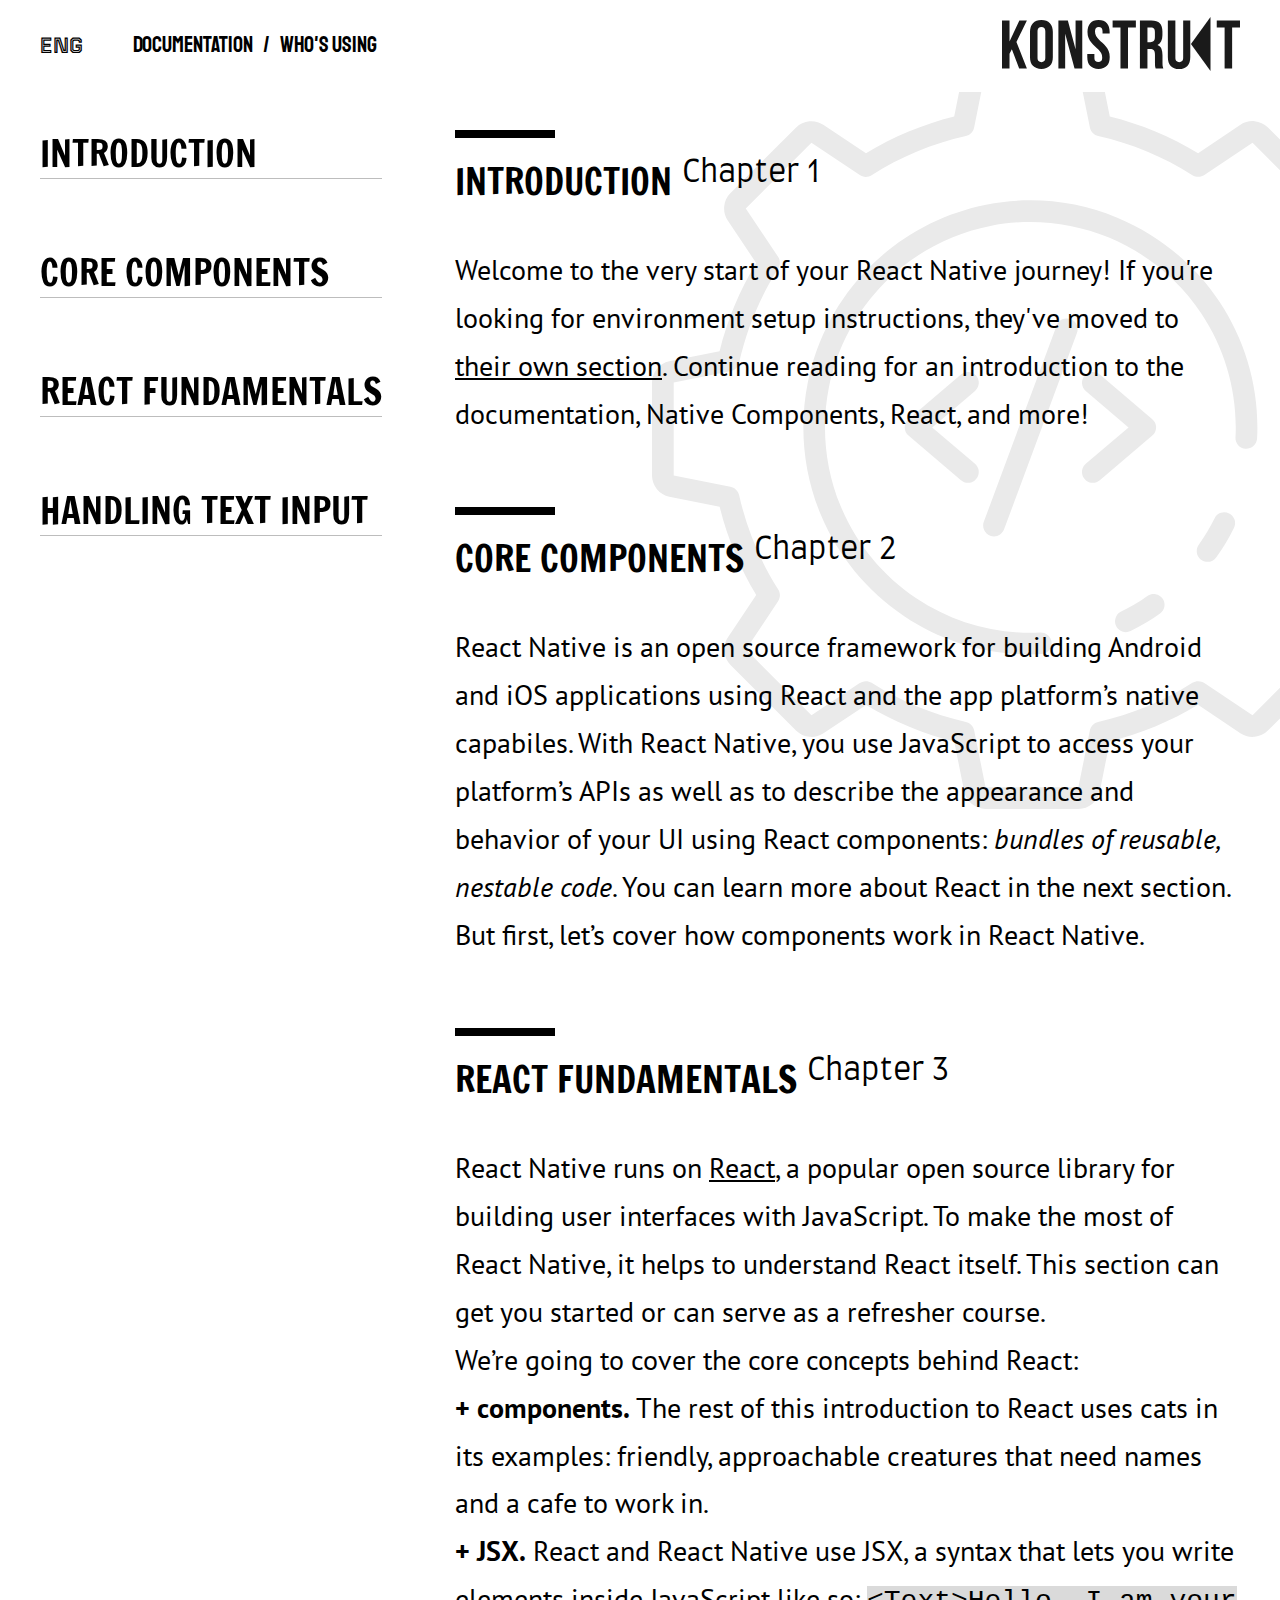
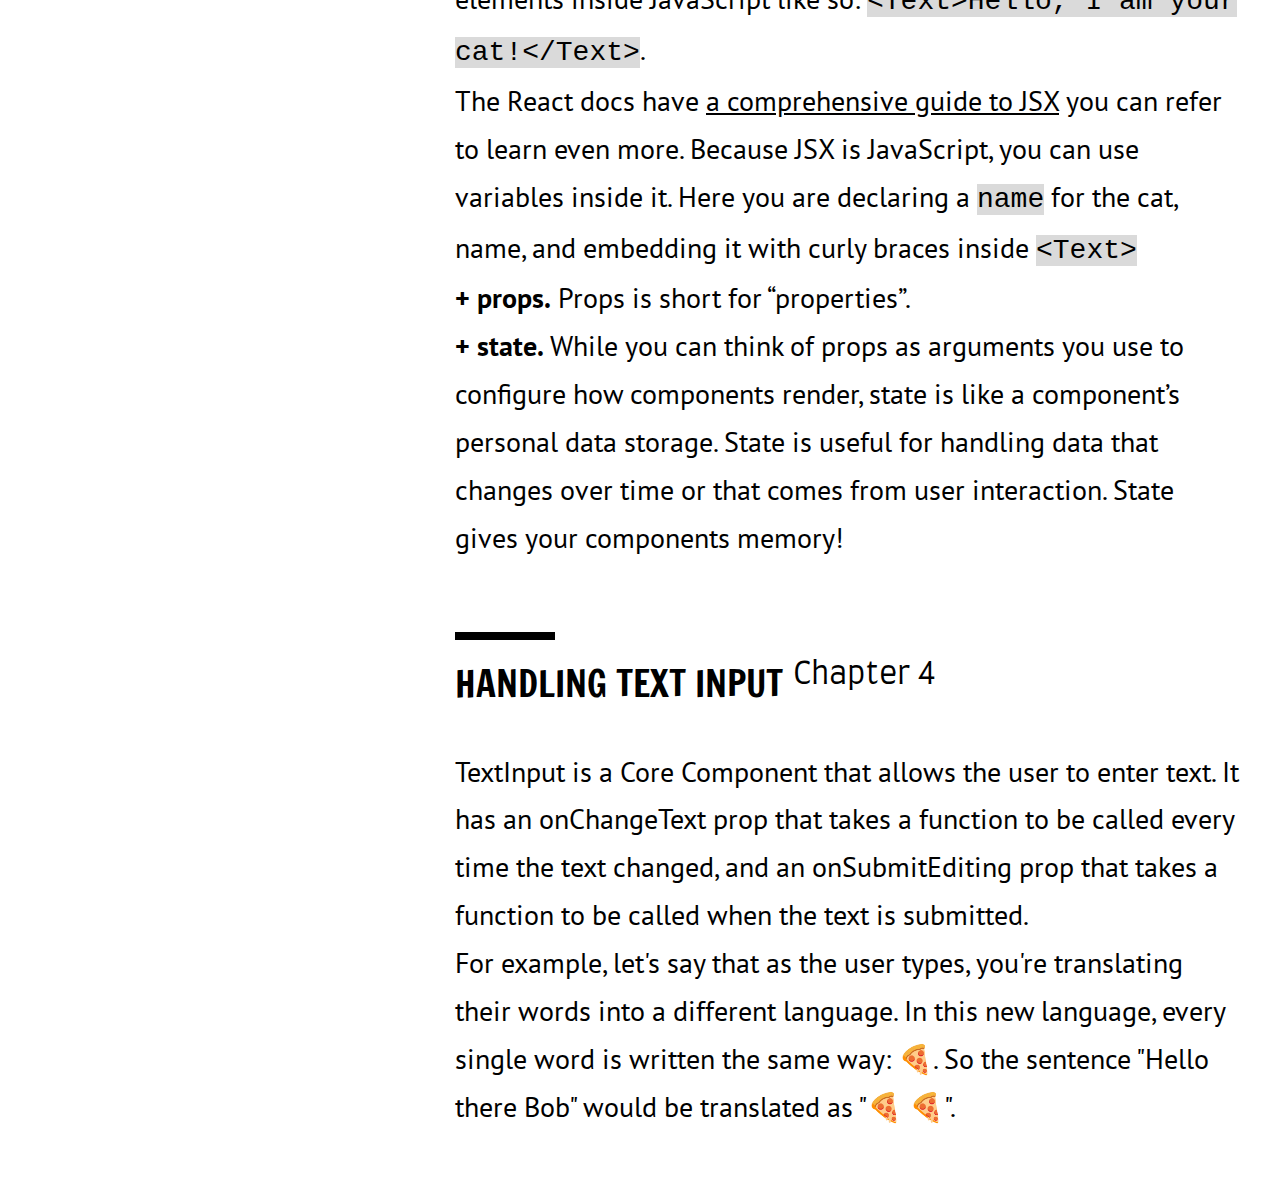
<file: index.html>
<!DOCTYPE html>
<html lang="en">
  <head>
    <meta charset="UTF-8" />
    <meta name="viewport" content="width=device-width, initial-scale=1.0" />
    <link rel="preconnect" href="https://fonts.googleapis.com" />
    <link rel="preconnect" href="https://fonts.gstatic.com" crossorigin />
    <link
      href="https://fonts.googleapis.com/css2?family=Farro:wght@300;400;500;700&family=Francois+One&family=PT+Sans:ital,wght@0,400;0,700;1,400;1,700&family=Staatliches&family=Tourney:ital,wght@0,100..900;1,100..900&display=swap"
      rel="stylesheet"
    />
    <link rel="stylesheet" href="style.css" />
    <title>HW - Position Konstrukt</title>
  </head>
  <body>
    <header class="header">
      <div class="container header__container">
        <a href="" class="logo__link">
          <img src="images/company-logo-black.svg" alt="logo" />
        </a>

        <div class="header__container--lang-and-nav">
          <span class="header__language">ENG</span>
          <nav class="navigation">
            <ul class="navigation__list">
              <li class="navigation__item">
                <a href="" class="navigation__link"> Documentation </a>
              </li>
              <li><p class="navigation__link">/</p></li>
              <li class="navigation__item">
                <a href="who-is-using/index.html" class="navigation__link">
                  Who's using
                </a>
              </li>
            </ul>
          </nav>
        </div>
      </div>
    </header>
    <main class="main">
      <div class="main__container">
        <div class="container--side-bar">
          <nav class="navigation--side-bar">
            <ul class="navigation__list--side-bar">
              <li class="navigation__item--side-bar">
                <a href="#introduction" class="navigation__link--side-bar">
                  Introduction
                </a>
              </li>
              <li class="navigation__item--side-bar">
                <a href="#core-components" class="navigation__link--side-bar">
                  core components
                </a>
              </li>
              <li class="navigation__item--side-bar">
                <a
                  href="#react-fundamentals"
                  class="navigation__link--side-bar"
                >
                  react fundamentals
                </a>
              </li>
              <li class="navigation__item--side-bar">
                <a
                  href="#handling-text-input"
                  class="navigation__link--side-bar"
                >
                  handling text input
                </a>
              </li>
            </ul>
          </nav>
        </div>
        <article class="article">
          <section class="section section--introduction" id="introduction">
            <div class="container">
              <h1 class="seo-pagetitle">
                React Native: Intro to Docs, Components & More!
              </h1>
              <h2 class="section__title">
                Introduction<sup class="title__chapter">Chapter 1</sup>
              </h2>

              <p class="section__paragraph">
                Welcome to the very start of your React Native journey! If
                you're looking for environment setup instructions, they've moved
                to
                <a href="" class="link">their own section</a>. Continue reading
                for an introduction to the documentation, Native Components,
                React, and more!
              </p>
            </div>
          </section>

          <section class="section section--core-components">
            <div class="container">
              <h2 class="section__title" id="core-components">
                core components<sup class="title__chapter">Chapter 2</sup>
              </h2>

              <p class="section__paragraph">
                React Native is an open source framework for building Android
                and iOS applications using React and the app platform’s native
                capabiles. With React Native, you use JavaScript to access your
                platform’s APIs as well as to describe the appearance and
                behavior of your UI using React components:
                <i>bundles of reusable, nestable code</i>. You can learn more
                about React in the next section. But first, let’s cover how
                components work in React Native.
              </p>
            </div>
          </section>

          <section class="section section--react-fundamentals">
            <div class="container">
              <h2 class="section__title" id="react-fundamentals">
                react fundamentals<sup class="title__chapter">Chapter 3</sup>
              </h2>

              <p class="section__paragraph">
                React Native runs on
                <a href="https://react.dev/" class="link">React</a>, a popular
                open source library for building user interfaces with
                JavaScript. To make the most of React Native, it helps to
                understand React itself. This section can get you started or can
                serve as a refresher course.
              </p>
              <p class="section__paragraph">
                We’re going to cover the core concepts behind React:
              </p>
              <ul class="section__list">
                <li class="section__item">
                  <p class="section__paragraph">
                    <b>+ components.</b> The rest of this introduction to React
                    uses cats in its examples: friendly, approachable creatures
                    that need names and a cafe to work in.
                  </p>
                </li>
                <li class="section__item">
                  <p class="section__paragraph">
                    <b>+ JSX.</b> React and React Native use JSX, a syntax that
                    lets you write elements inside JavaScript like so:
                    <code>&#60;Text>Hello, I am your cat!&#60;/Text></code>.
                  </p>
                  <p class="section__paragraph">
                    The React docs have
                    <a href="" class="link">a comprehensive guide to JSX</a> you
                    can refer to learn even more. Because JSX is JavaScript, you
                    can use variables inside it. Here you are declaring a
                    <code>name</code> for the cat, name, and embedding it with
                    curly braces inside <code>&#60;Text></code>
                  </p>
                </li>
                <li class="section__item">
                  <p class="section__paragraph">
                    <b>+ props.</b> Props is short for “properties”.
                  </p>
                </li>
                <li class="section__item">
                  <p class="section__paragraph">
                    <b>+ state.</b> While you can think of props as arguments
                    you use to configure how components render, state is like a
                    component’s personal data storage. State is useful for
                    handling data that changes over time or that comes from user
                    interaction. State gives your components memory!
                  </p>
                </li>
              </ul>
            </div>
          </section>

          <section class="section section--handling-text-input">
            <div class="container">
              <h2 class="section__title" id="handling-text-input">
                handling text input<sup class="title__chapter">Chapter 4</sup>
              </h2>

              <p class="section__paragraph">
                TextInput is a Core Component that allows the user to enter
                text. It has an onChangeText prop that takes a function to be
                called every time the text changed, and an onSubmitEditing prop
                that takes a function to be called when the text is submitted.
              </p>
              <p class="section__paragraph">
                For example, let's say that as the user types, you're
                translating their words into a different language. In this new
                language, every single word is written the same way: 🍕. So the
                sentence "Hello there Bob" would be translated as "🍕 🍕".
              </p>
            </div>
          </section>
        </article>
      </div>
    </main>
  </body>
</html>
</file>
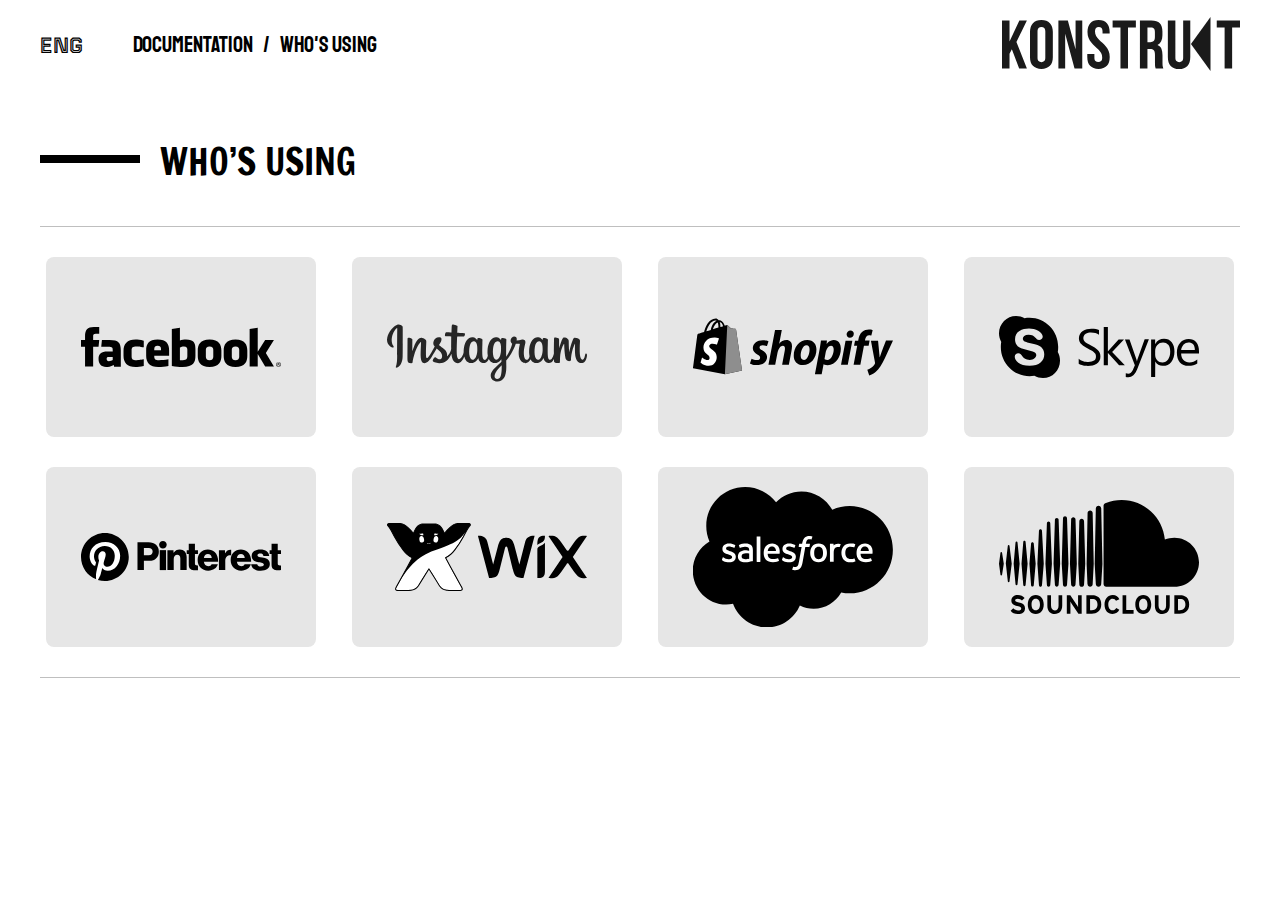
<file: who-is-using/index.html>
<!DOCTYPE html>
<html lang="en">
  <head>
    <meta charset="UTF-8" />
    <meta name="viewport" content="width=device-width, initial-scale=1.0" />
    <link rel="preconnect" href="https://fonts.googleapis.com" />
    <link rel="preconnect" href="https://fonts.gstatic.com" crossorigin />
    <link
      href="https://fonts.googleapis.com/css2?family=Farro:wght@300;400;500;700&family=Francois+One&family=PT+Sans:ital,wght@0,400;0,700;1,400;1,700&family=Staatliches&family=Tourney:ital,wght@0,100..900;1,100..900&display=swap"
      rel="stylesheet"
    />
    <link rel="stylesheet" href="style.css" />
    <title>HW - Position Konstrukt</title>
  </head>
  <body>
    <header class="header">
      <div class="container header__container">
        <div class="logo">
          <a href="" class="logo__link">
            <img src="../images/company-logo-black.svg" alt="logo" />
          </a>
        </div>

        <div class="header__container--lang-and-nav">
          <span class="header__language">ENG</span>
          <nav class="navigation">
            <ul class="navigation__list">
              <li class="navigation__item">
                <a href="../index.html" class="navigation__link">
                  Documentation
                </a>
              </li>
              <li><p class="navigation__link">/</p></li>
              <li class="navigation__item">
                <a href="" class="navigation__link"> Who's using </a>
              </li>
            </ul>
          </nav>
        </div>
      </div>
    </header>

    <main class="main">
      <div class="container">
        <section class="section section--who's-using">
          <h2 class="section__title">Who’s using</h2>

          <div class="section__container--logos">
            <div class="flip-card">
              <div class="flip-card-inner">
                <div class="flip-card-front">
                  <img src="logos/facebook.svg" alt="facebook" />
                </div>
                <div class="flip-card-back">
                  <img src="logos/facebook-flip.svg" alt="facebook" />
                </div>
              </div>
            </div>

            <div class="flip-card">
              <div class="flip-card-inner">
                <div class="flip-card-front">
                  <img src="logos/instagram.svg" alt="instagram" />
                </div>
                <div class="flip-card-back">
                  <img src="logos/instagram-flip.svg" alt="instagram" />
                </div>
              </div>
            </div>

            <div class="flip-card">
              <div class="flip-card-inner">
                <div class="flip-card-front">
                  <img src="logos/shopify.svg" alt="shopify" />
                </div>
                <div class="flip-card-back">
                  <img src="logos/shopify-flip.svg" alt="shopify" />
                </div>
              </div>
            </div>

            <div class="flip-card">
              <div class="flip-card-inner">
                <div class="flip-card-front">
                  <img src="logos/skype.svg" alt="skype" />
                </div>
                <div class="flip-card-back">
                  <img src="logos/skype-flip.svg" alt="skype" />
                </div>
              </div>
            </div>

            <div class="flip-card">
              <div class="flip-card-inner">
                <div class="flip-card-front">
                  <img src="logos/pinterest.svg" alt="pinterest" />
                </div>
                <div class="flip-card-back">
                  <img src="logos/pinterest-flip.svg" alt="pinterest" />
                </div>
              </div>
            </div>

            <div class="flip-card">
              <div class="flip-card-inner">
                <div class="flip-card-front">
                  <img src="logos/wix.svg" alt="wix" />
                </div>
                <div class="flip-card-back">
                  <img src="logos/wix-flip.svg" alt="wix" />
                </div>
              </div>
            </div>

            <div class="flip-card">
              <div class="flip-card-inner">
                <div class="flip-card-front">
                  <img src="logos/saleforce.svg" alt="salesforce" />
                </div>
                <div class="flip-card-back">
                  <img src="logos/saleforce-flip.svg" alt="salesforce" />
                </div>
              </div>
            </div>

            <div class="flip-card">
              <div class="flip-card-inner">
                <div class="flip-card-front">
                  <img src="logos/soundcloud.svg" alt="soudncloud" />
                </div>
                <div class="flip-card-back">
                  <img src="logos/soundcloud-flip.svg" alt="soudncloud" />
                </div>
              </div>
            </div>
          </div>
        </section>
      </div>
    </main>
  </body>
</html>
</file>
<file: style.css>
*,
*::before,
*::after {
  padding: 0;
  margin: 0;
  box-sizing: border-box;
}

html {
  scroll-padding-top: 100px;
}

body {
  background-image: url(images/bg-picture.svg);
  background-repeat: no-repeat;
  background-position: 100% 35%;
  background-attachment: fixed;
}

input,
button,
textarea,
select {
  font-family: inherit;
}

a,
button {
  cursor: pointer;
}

img {
  max-width: 100%;
  height: auto;
}

li {
  list-style: none;
}

code {
  background: rgba(218, 218, 218, 1);
}

.seo-pagetitle {
  position: absolute;
  clip-path: rect(1px 1px 1px 1px);
  height: 1px;
  width: 1px;
  overflow: hidden;
}

.section {
  margin-bottom: 70px;
}

.article {
  max-width: 785px;
}

/* containers */

.container {
  margin: 0 auto;
  max-width: 1200px;
}

.main__container {
  display: flex;
  justify-content: space-between;
  gap: 30px;
  max-width: 1200px;
  margin: 130px auto 0;

  position: relative;
}

/* fonts */

.section__title,
.navigation__link--side-bar {
  font-family: "Francois One", sans-serif;
  font-weight: 400;
  font-size: 36px;
  line-height: 133%;
  text-transform: uppercase;
}

.section__paragraph {
  font-family: "PT Sans", sans-serif;
  font-weight: 400;
  font-size: 28px;
  line-height: 171%;
}

.title__chapter {
  font-family: "Farro", sans-serif;
  font-weight: 300;
  font-size: 30px;
  line-height: 100%;
  text-transform: none;
  padding-left: 10px;
}

.header__language {
  font-family: "Tourney", sans-serif;
  font-weight: 600;
  font-size: 22px;
  line-height: 81%;
}

.navigation__link {
  font-family: "Staatliches", sans-serif;
  font-size: 22px;
  font-weight: 400;
  line-height: 125%;
  text-decoration: none;
  color: rgba(0, 0, 0, 1);
}

/* header */

.header {
  position: fixed;
  top: 0;
  width: 100%;
  background-color: rgba(255, 255, 255, 1);
  z-index: 2;
}

.header__container {
  display: flex;
  flex-direction: row-reverse;
  align-items: center;
  justify-content: space-between;

  margin-top: 17px;
  margin-bottom: 17px;
}

.header__container--lang-and-nav {
  display: flex;
  align-items: center;
  gap: 50px;
}

/* logo */

.logo {
  width: 238px;
  height: auto;
}

/* navigation--header */

.navigation__list {
  display: flex;
  gap: 10px;
}

.link,
.navigation__link--side-bar {
  color: rgba(0, 0, 0, 1);
}

/* navigation--side-bar */

.navigation--side-bar {
  max-width: 385px;
  position: sticky;
  top: 100px;
}

.navigation__list--side-bar {
  display: flex;
  flex-direction: column;
  gap: 70px;
}

.navigation__item--side-bar {
  border-bottom: 1px solid rgba(189, 189, 189, 1);
}

.navigation__link--side-bar {
  text-decoration: none;
}

/* section__title */

.section__title {
  margin-bottom: 40px;
}

.section__title::before {
  content: "";
  display: block;
  width: 100px;
  height: 8px;
  background: black;
  margin-bottom: 20px;
}
</file>
<file: who-is-using/style.css>
*,
*::before,
*::after {
  padding: 0;
  margin: 0;
  box-sizing: border-box;
}

input,
button,
textarea,
select {
  font-family: inherit;
}

a,
button {
  cursor: pointer;
}

img {
  max-width: 100%;
  height: auto;
}

li {
  list-style: none;
}

.section {
  margin-top: 130px;
  margin-bottom: 70px;
}

.container {
  margin: 0 auto;
  max-width: 1200px;
}

/* fonts */

.section__title {
  font-family: "Francois One", sans-serif;
  font-weight: 400;
  font-size: 36px;
  line-height: 133%;
  text-transform: uppercase;

  padding-left: 120px;
}

.header__language {
  font-family: "Tourney", sans-serif;
  font-weight: 600;
  font-size: 22px;
  line-height: 81%;
}

.navigation__link {
  font-family: "Staatliches", sans-serif;
  font-size: 22px;
  font-weight: 400;
  line-height: 125%;
  text-decoration: none;
  color: rgba(0, 0, 0, 1);
}

/* header */

.header {
  position: fixed;
  top: 0;
  width: 100%;
  background-color: rgba(255, 255, 255, 1);
  z-index: 2;
}

.header__container {
  display: flex;
  flex-direction: row-reverse;
  align-items: center;
  justify-content: space-between;

  margin-top: 17px;
  margin-bottom: 17px;
}

.header__container--lang-and-nav {
  display: flex;
  align-items: center;
  gap: 50px;
}

/* logo */

.logo {
  width: 238px;
  height: auto;
}

/* navigation--header */

.navigation__list {
  display: flex;
  gap: 10px;
}

.link {
  color: rgba(0, 0, 0, 1);
}

/* section__title */

.section__title {
  margin-bottom: 40px;
}

/* .section__divider {
  position: relative;
  top: -10px;
  left: 0;
  padding-right: 20px;
} */

.divider {
  margin-bottom: 20px;
  margin-right: 20px;

  width: 100px;
  height: 8px;
  background-color: black;
  border: 1px solid black;

  position: relative;
  top: -10px;
  left: 0;
}

/* logos flip card */

.section__container--logos {
  display: flex;
  flex-wrap: wrap;
  justify-content: space-evenly;
  gap: 30px;

  border-top: 1px solid rgba(191, 191, 191, 1);
  border-bottom: 1px solid rgba(191, 191, 191, 1);

  padding: 30px 0;
}

.flip-card {
  background-color: transparent;
  width: 270px;
  height: 180px;
  perspective: 1000px;
}

.flip-card-inner {
  position: relative;
  width: 100%;
  height: 100%;
  transition: transform 0.6s;
  transform-style: preserve-3d;
}

.flip-card:hover .flip-card-inner {
  transform: rotateY(180deg);
}

.flip-card-front,
.flip-card-back {
  position: absolute;
  width: 100%;
  height: 100%;
  -webkit-backface-visibility: hidden;
  backface-visibility: hidden;
}

.flip-card-back {
  transform: rotateY(180deg);
}

.section__title::before {
  content: "";
  position: relative;
  top: 25px;
  left: -120px;
  display: block;
  width: 100px;
  height: 8px;
  background: black;
}
</file>
